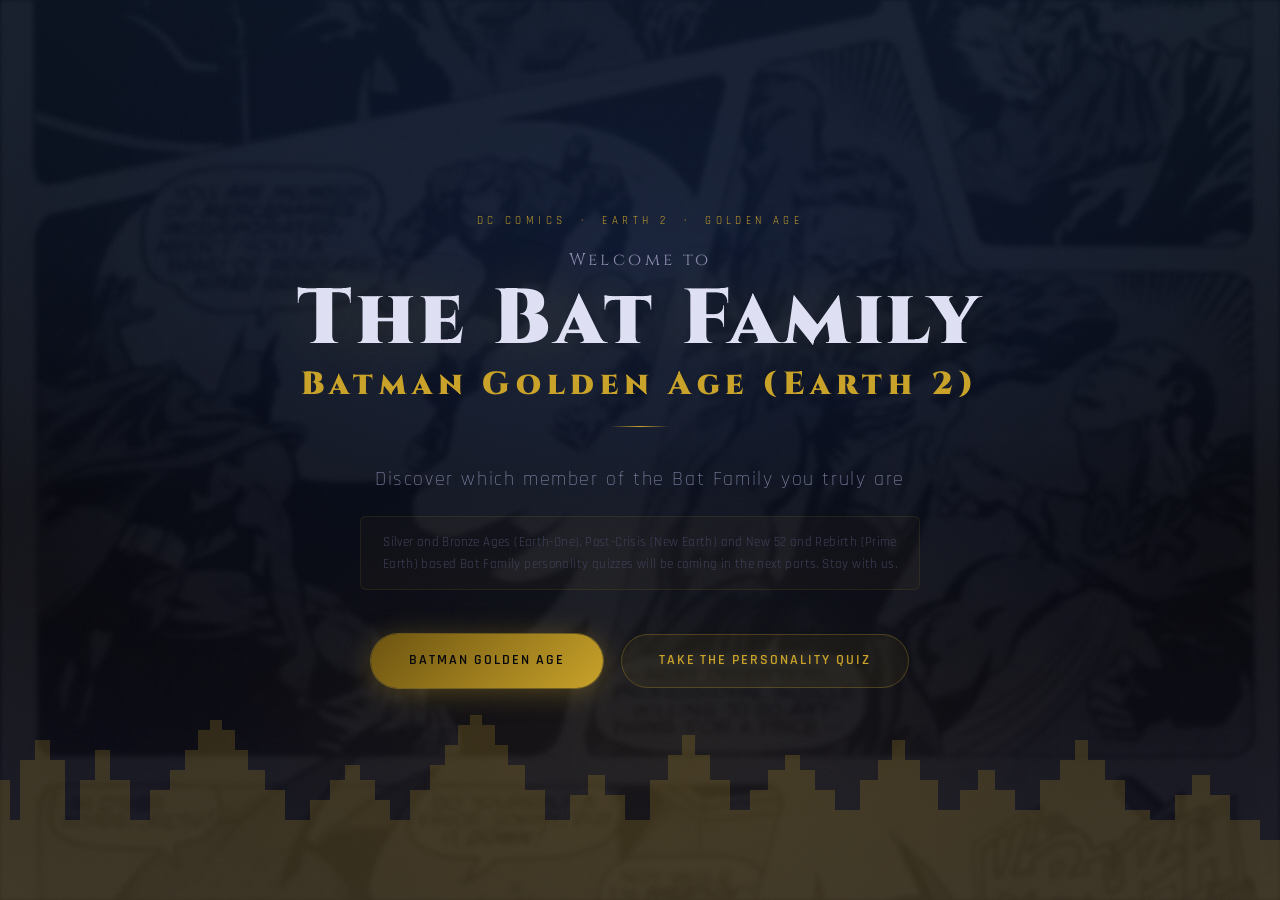
<file: index.html>
<!DOCTYPE html>
<html lang="en">
<head>
  <meta charset="UTF-8">
  <meta name="viewport" content="width=device-width, initial-scale=1.0">
  <title>The Bat Family – Batman Golden Age (Earth 2)</title>
  <link rel="preconnect" href="https://fonts.googleapis.com">
  <link rel="preconnect" href="https://fonts.gstatic.com" crossorigin>
  <link rel="stylesheet" href="style.css">
  <style>
    /* Index-only styles */
    body { overflow: hidden; }
    @media (max-width: 768px) { body { overflow: auto; } }
  </style>
</head>
<body class="page-load">

  <!-- ATMOSPHERIC BACKGROUND -->
  <div class="hero-bg"></div>
  <div class="hero-image-strip"></div>
  <div class="hero-skyline"></div>

  <!-- FLOATING BATS -->
  <div class="bats-container" aria-hidden="true">
    <div class="bat" style="width:18px"><svg viewBox="0 0 100 50" xmlns="http://www.w3.org/2000/svg"><path d="M50,18 C44,8 34,4 25,7 C16,10 8,5 3,11 C9,16 16,14 19,18 C14,24 7,24 3,29 C11,27 18,25 22,29 C24,35 27,37 33,34 C36,38 41,40 50,38 C59,40 64,38 67,34 C73,37 76,35 78,29 C82,25 89,27 97,29 C93,24 86,24 81,18 C84,14 91,16 97,11 C92,5 84,10 75,7 C66,4 56,8 50,18Z"/></svg></div>
    <div class="bat" style="width:12px"><svg viewBox="0 0 100 50" xmlns="http://www.w3.org/2000/svg"><path d="M50,18 C44,8 34,4 25,7 C16,10 8,5 3,11 C9,16 16,14 19,18 C14,24 7,24 3,29 C11,27 18,25 22,29 C24,35 27,37 33,34 C36,38 41,40 50,38 C59,40 64,38 67,34 C73,37 76,35 78,29 C82,25 89,27 97,29 C93,24 86,24 81,18 C84,14 91,16 97,11 C92,5 84,10 75,7 C66,4 56,8 50,18Z"/></svg></div>
    <div class="bat" style="width:22px"><svg viewBox="0 0 100 50" xmlns="http://www.w3.org/2000/svg"><path d="M50,18 C44,8 34,4 25,7 C16,10 8,5 3,11 C9,16 16,14 19,18 C14,24 7,24 3,29 C11,27 18,25 22,29 C24,35 27,37 33,34 C36,38 41,40 50,38 C59,40 64,38 67,34 C73,37 76,35 78,29 C82,25 89,27 97,29 C93,24 86,24 81,18 C84,14 91,16 97,11 C92,5 84,10 75,7 C66,4 56,8 50,18Z"/></svg></div>
    <div class="bat" style="width:14px"><svg viewBox="0 0 100 50" xmlns="http://www.w3.org/2000/svg"><path d="M50,18 C44,8 34,4 25,7 C16,10 8,5 3,11 C9,16 16,14 19,18 C14,24 7,24 3,29 C11,27 18,25 22,29 C24,35 27,37 33,34 C36,38 41,40 50,38 C59,40 64,38 67,34 C73,37 76,35 78,29 C82,25 89,27 97,29 C93,24 86,24 81,18 C84,14 91,16 97,11 C92,5 84,10 75,7 C66,4 56,8 50,18Z"/></svg></div>
    <div class="bat" style="width:20px"><svg viewBox="0 0 100 50" xmlns="http://www.w3.org/2000/svg"><path d="M50,18 C44,8 34,4 25,7 C16,10 8,5 3,11 C9,16 16,14 19,18 C14,24 7,24 3,29 C11,27 18,25 22,29 C24,35 27,37 33,34 C36,38 41,40 50,38 C59,40 64,38 67,34 C73,37 76,35 78,29 C82,25 89,27 97,29 C93,24 86,24 81,18 C84,14 91,16 97,11 C92,5 84,10 75,7 C66,4 56,8 50,18Z"/></svg></div>
    <div class="bat" style="width:10px"><svg viewBox="0 0 100 50" xmlns="http://www.w3.org/2000/svg"><path d="M50,18 C44,8 34,4 25,7 C16,10 8,5 3,11 C9,16 16,14 19,18 C14,24 7,24 3,29 C11,27 18,25 22,29 C24,35 27,37 33,34 C36,38 41,40 50,38 C59,40 64,38 67,34 C73,37 76,35 78,29 C82,25 89,27 97,29 C93,24 86,24 81,18 C84,14 91,16 97,11 C92,5 84,10 75,7 C66,4 56,8 50,18Z"/></svg></div>
    <div class="bat" style="width:16px"><svg viewBox="0 0 100 50" xmlns="http://www.w3.org/2000/svg"><path d="M50,18 C44,8 34,4 25,7 C16,10 8,5 3,11 C9,16 16,14 19,18 C14,24 7,24 3,29 C11,27 18,25 22,29 C24,35 27,37 33,34 C36,38 41,40 50,38 C59,40 64,38 67,34 C73,37 76,35 78,29 C82,25 89,27 97,29 C93,24 86,24 81,18 C84,14 91,16 97,11 C92,5 84,10 75,7 C66,4 56,8 50,18Z"/></svg></div>
    <div class="bat" style="width:24px"><svg viewBox="0 0 100 50" xmlns="http://www.w3.org/2000/svg"><path d="M50,18 C44,8 34,4 25,7 C16,10 8,5 3,11 C9,16 16,14 19,18 C14,24 7,24 3,29 C11,27 18,25 22,29 C24,35 27,37 33,34 C36,38 41,40 50,38 C59,40 64,38 67,34 C73,37 76,35 78,29 C82,25 89,27 97,29 C93,24 86,24 81,18 C84,14 91,16 97,11 C92,5 84,10 75,7 C66,4 56,8 50,18Z"/></svg></div>
  </div>

  <!-- HERO SECTION -->
  <section class="hero">
    <div class="hero-content">

    

      <p class="hero-eyebrow">DC Comics &nbsp;·&nbsp; Earth 2 &nbsp;·&nbsp; Golden Age</p>

      <h1 class="hero-title">
        <span class="line-sm">Welcome to</span>
        <span class="line-main">The Bat Family</span>
        <span class="line-gold">Batman Golden Age (Earth 2)</span>
      </h1>

      <div class="hero-divider"></div>

      <p class="hero-subtitle">Discover which member of the Bat Family you truly are</p>

      <p class="hero-note">
        Silver and Bronze Ages (Earth-One), Post-Crisis (New Earth) and New 52 and Rebirth (Prime Earth)
        based Bat Family personality quizzes will be coming in the next parts. Stay with us.
      </p>

      <div class="btn-group">
        <a href="golden-age.html" class="btn btn-primary">
          Batman Golden Age
        </a>
        <a href="quiz.html" class="btn btn-secondary">
          Take the Personality Quiz
        </a>
      </div>

    </div>
  </section>

  <script src="script.js"></script>
</body>
</html>
</file>
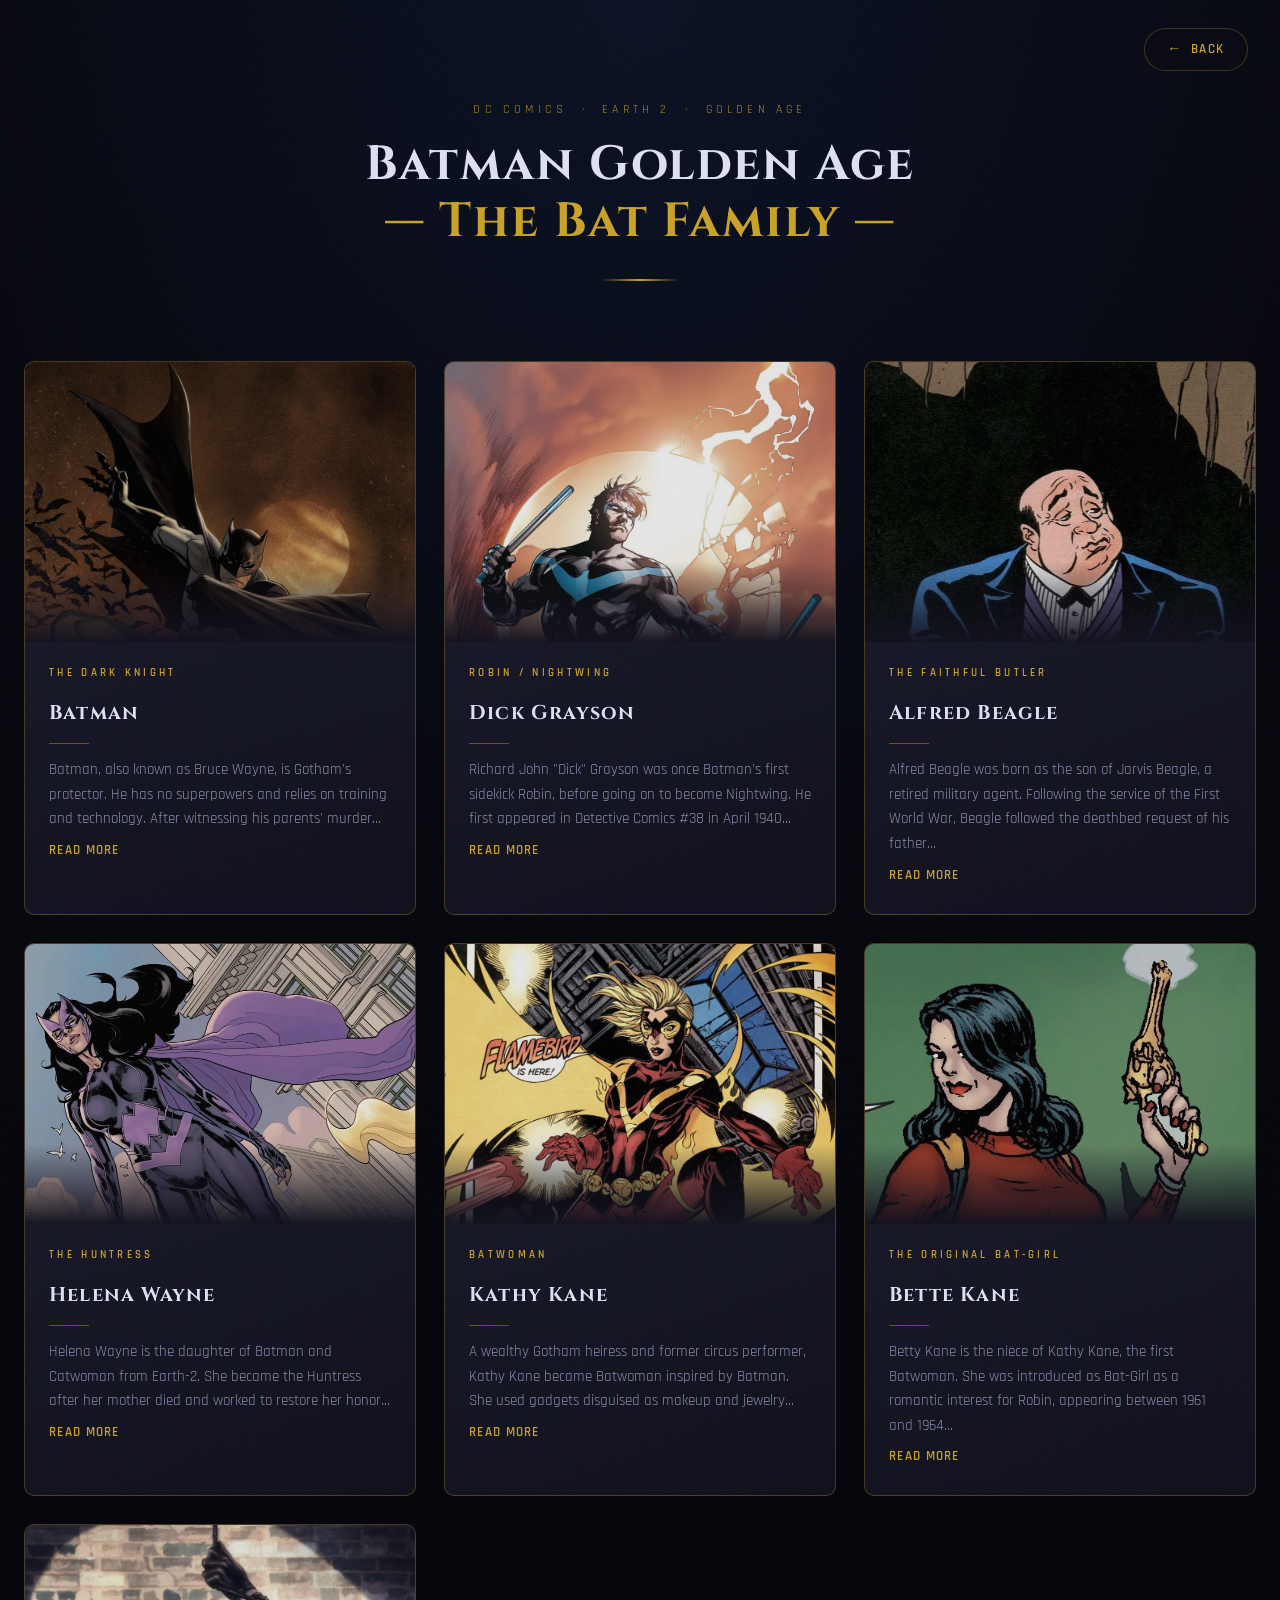
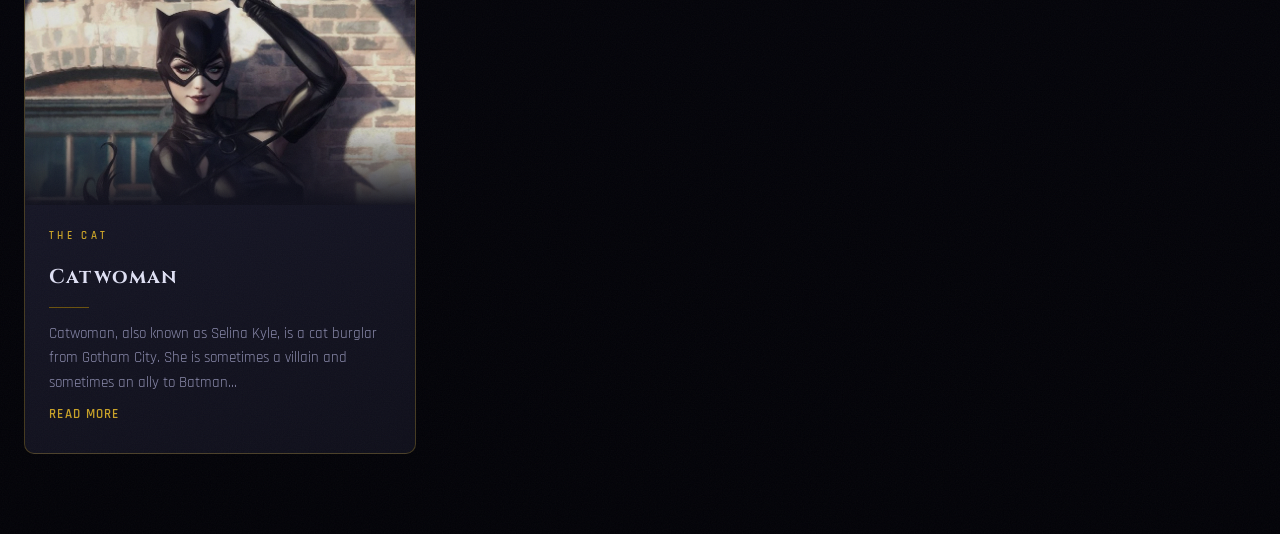
<file: golden-age.html>
<!DOCTYPE html>
<html lang="en">
<head>
  <meta charset="UTF-8">
  <meta name="viewport" content="width=device-width, initial-scale=1.0">
  <title>Batman Golden Age – The Bat Family</title>
  <link rel="preconnect" href="https://fonts.googleapis.com">
  <link rel="preconnect" href="https://fonts.gstatic.com" crossorigin>
  <link rel="stylesheet" href="style.css">
</head>
<body class="section-bg page-load">

  <a href="index.html" class="back-btn" aria-label="Back to home">Back</a>

  <!-- PAGE HEADER -->
  <header class="page-header">
    <p class="eyebrow">DC Comics &nbsp;·&nbsp; Earth 2 &nbsp;·&nbsp; Golden Age</p>
    <h1>Batman Golden Age<span>— The Bat Family —</span></h1>
    <div class="divider"></div>
  </header>

  <!-- CHARACTER GRID -->
  <section class="characters-section">
    <div class="cards-grid">

      <!-- BATMAN -->
      <article class="char-card">
        <div class="card-img-wrap">
          <img src="images/picture8.webp" alt="Batman – Bruce Wayne" loading="lazy">
        </div>
        <div class="card-body">
          <div class="card-role">The Dark Knight</div>
          <h2 class="card-name">Batman</h2>
          <div class="card-separator"></div>
          <p class="card-desc">
            <span class="card-desc-short">Batman, also known as Bruce Wayne, is Gotham's protector. He has no superpowers and relies on training and technology. After witnessing his parents' murder...</span>
            <span class="card-desc-full">Batman, also known as Bruce Wayne, is Gotham's protector. He has no superpowers and relies on training and technology. After witnessing his parents' murder, he dedicated his life to fighting crime. He is one of the most iconic superheroes ever created, and has led teams like the Justice League and the Bat Family. His greatest weapon is his mind, and his greatest burden is the vow he can never put down.</span>
          </p>
          <button class="read-more-btn" aria-label="Read more about Batman">Read More</button>
        </div>
      </article>

      <!-- DICK GRAYSON -->
      <article class="char-card">
        <div class="card-img-wrap">
          <img src="images/picture3.webp" alt="Dick Grayson – Nightwing" loading="lazy">
        </div>
        <div class="card-body">
          <div class="card-role">Robin / Nightwing</div>
          <h2 class="card-name">Dick Grayson</h2>
          <div class="card-separator"></div>
          <p class="card-desc">
            <span class="card-desc-short">Richard John "Dick" Grayson was once Batman's first sidekick Robin, before going on to become Nightwing. He first appeared in Detective Comics #38 in April 1940...</span>
            <span class="card-desc-full">Richard John "Dick" Grayson was once Batman's first sidekick Robin, before going on to become Nightwing. Once he took up the mantle of Batman when Bruce was thought to be dead, but became Nightwing once again after the events of Flashpoint. He first appeared in Detective Comics #38 in April 1940. He was the youngest in a family of acrobats known as the Flying Graysons. After his parents were killed by a mafia boss named Tony Zucco, Bruce Wayne took him in and trained him as Robin. As he grew older, he became Nightwing and led teams like the Teen Titans and Outsiders.</span>
          </p>
          <button class="read-more-btn" aria-label="Read more about Dick Grayson">Read More</button>
        </div>
      </article>

      <!-- ALFRED BEAGLE -->
      <article class="char-card">
        <div class="card-img-wrap">
          <img src="images/picture2.webp" alt="Alfred Beagle" loading="lazy">
        </div>
        <div class="card-body">
          <div class="card-role">The Faithful Butler</div>
          <h2 class="card-name">Alfred Beagle</h2>
          <div class="card-separator"></div>
          <p class="card-desc">
            <span class="card-desc-short">Alfred Beagle was born as the son of Jarvis Beagle, a retired military agent. Following the service of the First World War, Beagle followed the deathbed request of his father...</span>
            <span class="card-desc-full">Alfred Beagle was born as the son of Jarvis Beagle, a retired military agent who had proved to be less than apt as his father though a competent military officer. Following the service of the First World War, Beagle followed the deathbed request of his father who used to be a butler for the Wayne family. Alfred sought out Wayne to fulfill his father's last request and upon arriving to Gotham City, Alfred introduced himself to Bruce Wayne and Dick Grayson at Wayne Manor and insisted on becoming their butler.</span>
          </p>
          <button class="read-more-btn" aria-label="Read more about Alfred Beagle">Read More</button>
        </div>
      </article>

      <!-- HELENA WAYNE -->
      <article class="char-card">
        <div class="card-img-wrap">
          <img src="images/picture5.webp" alt="Helena Wayne – The Huntress" loading="lazy">
        </div>
        <div class="card-body">
          <div class="card-role">The Huntress</div>
          <h2 class="card-name">Helena Wayne</h2>
          <div class="card-separator"></div>
          <p class="card-desc">
            <span class="card-desc-short">Helena Wayne is the daughter of Batman and Catwoman from Earth-2. She became the Huntress after her mother died and worked to restore her honor...</span>
            <span class="card-desc-full">Helena Wayne is the daughter of Batman and Catwoman from Earth-2. She became the Huntress after her mother died and worked to restore her honor. She later joined forces with Dick Grayson and became part of the Justice Society. She died during the Crisis on Infinite Earths, a sacrifice that echoed the legacy of both her parents. Fierce, principled, and deeply loyal, she carried two extraordinary legacies with a grace entirely her own.</span>
          </p>
          <button class="read-more-btn" aria-label="Read more about Helena Wayne">Read More</button>
        </div>
      </article>

      <!-- KATHY KANE -->
      <article class="char-card">
        <div class="card-img-wrap">
          <img src="images/picture4.webp" alt="Kathy Kane – Batwoman" loading="lazy">
        </div>
        <div class="card-body">
          <div class="card-role">Batwoman</div>
          <h2 class="card-name">Kathy Kane</h2>
          <div class="card-separator"></div>
          <p class="card-desc">
            <span class="card-desc-short">A wealthy Gotham heiress and former circus performer, Kathy Kane became Batwoman inspired by Batman. She used gadgets disguised as makeup and jewelry...</span>
            <span class="card-desc-full">A wealthy Gotham heiress and former circus performer, Kathy Kane became Batwoman inspired by Batman. She used gadgets disguised as makeup and jewelry, turning glamour into weaponry with inventive flair. She had romantic feelings for Batman but eventually retired from crime-fighting. Later, she was killed by the League of Assassins — a reminder that the life she chose was never without its costs.</span>
          </p>
          <button class="read-more-btn" aria-label="Read more about Kathy Kane">Read More</button>
        </div>
      </article>

      <!-- BETTE KANE -->
      <article class="char-card">
        <div class="card-img-wrap">
          <img src="images/picture6.webp" alt="Bette Kane – Bat-Girl" loading="lazy">
        </div>
        <div class="card-body">
          <div class="card-role">The Original Bat-Girl</div>
          <h2 class="card-name">Bette Kane</h2>
          <div class="card-separator"></div>
          <p class="card-desc">
            <span class="card-desc-short">Betty Kane is the niece of Kathy Kane, the first Batwoman. She was introduced as Bat-Girl as a romantic interest for Robin, appearing between 1961 and 1964...</span>
            <span class="card-desc-full">Betty Kane is the niece of Kathy Kane, the first Batwoman. She was introduced as Bat-Girl as a romantic interest for Robin. She appeared between 1961 and 1964 but was later removed as editors felt such characters were too distracting. She was later reintroduced and became associated with the Teen Titans, growing beyond her original role into a heroine of her own making — energetic, determined, and impossible to dismiss.</span>
          </p>
          <button class="read-more-btn" aria-label="Read more about Bette Kane">Read More</button>
        </div>
      </article>

      <!-- CATWOMAN -->
      <article class="char-card">
        <div class="card-img-wrap">
          <img src="images/picture7.webp" alt="Catwoman – Selina Kyle" loading="lazy">
        </div>
        <div class="card-body">
          <div class="card-role">The Cat</div>
          <h2 class="card-name">Catwoman</h2>
          <div class="card-separator"></div>
          <p class="card-desc">
            <span class="card-desc-short">Catwoman, also known as Selina Kyle, is a cat burglar from Gotham City. She is sometimes a villain and sometimes an ally to Batman...</span>
            <span class="card-desc-full">Catwoman, also known as Selina Kyle, is a cat burglar from Gotham City. She is sometimes a villain and sometimes an ally to Batman, navigating both roles with a fluidity that makes her impossible to fully categorize. She has been one of Batman's most enduring and complex love interests, appearing across decades of comics and film. Selina operates on her own moral code — one that only she truly understands.</span>
          </p>
          <button class="read-more-btn" aria-label="Read more about Catwoman">Read More</button>
        </div>
      </article>

    </div><!-- /.cards-grid -->
  </section>

  <script src="script.js"></script>
</body>
</html>
</file>
<file: style.css>
@import url('https://fonts.googleapis.com/css2?family=Cinzel:wght@400;600;700;900&family=Rajdhani:wght@300;400;500;600;700&display=swap');

*, *::before, *::after { box-sizing: border-box; margin: 0; padding: 0; }

:root {
  --black:       #030308;
  --deep:        #07070f;
  --dark:        #0d0d1a;
  --mid:         #141422;
  --surface:     #1a1a2c;
  --lift:        #20203a;
  --gold:        #c9a227;
  --gold-bright: #e2bb45;
  --gold-dim:    #6b520e;
  --gold-glow:   rgba(201,162,39,0.22);
  --gold-border: rgba(201,162,39,0.28);
  --blue-deep:   #08111e;
  --blue-mid:    #0d1f38;
  --text:        #dfe0f4;
  --text-dim:    #8a8aac;
  --text-muted:  #3e3e58;
  --f-display:   'Cinzel', serif;
  --f-body:      'Rajdhani', sans-serif;
  --ease:        cubic-bezier(0.4, 0, 0.2, 1);
  --r:           10px;
}

html { scroll-behavior: smooth; }

body {
  background: var(--black);
  color: var(--text);
  font-family: var(--f-body);
  font-size: 17px;
  line-height: 1.65;
  min-height: 100vh;
  overflow-x: hidden;
}

/*NOISE GRAIN*/
body::after {
  content: '';
  position: fixed;
  inset: 0;
  background-image: url("data:image/svg+xml,%3Csvg xmlns='http://www.w3.org/2000/svg' width='300' height='300'%3E%3Cfilter id='n'%3E%3CfeTurbulence type='fractalNoise' baseFrequency='0.85' numOctaves='4' stitchTiles='stitch'/%3E%3C/filter%3E%3Crect width='300' height='300' filter='url(%23n)' opacity='1'/%3E%3C/svg%3E");
  opacity: 0.035;
  pointer-events: none;
  z-index: 9999;
}

/*ANIMATIONS*/
@keyframes fadeUp {
  from { opacity: 0; transform: translateY(28px); }
  to   { opacity: 1; transform: translateY(0); }
}
@keyframes fadeIn {
  from { opacity: 0; }
  to   { opacity: 1; }
}
@keyframes batFloat {
  0%   { transform: translateY(0) translateX(0) rotate(0deg); opacity: 0; }
  10%  { opacity: 0.15; }
  90%  { opacity: 0.08; }
  100% { transform: translateY(-110vh) translateX(30px) rotate(15deg); opacity: 0; }
}
@keyframes shimmer {
  0%   { left: -120%; }
  100% { left: 200%; }
}
@keyframes glowPulse {
  0%, 100% { box-shadow: 0 0 18px var(--gold-glow), inset 0 0 0 1px var(--gold-border); }
  50%       { box-shadow: 0 0 36px rgba(201,162,39,0.45), inset 0 0 0 1px rgba(201,162,39,0.5); }
}
@keyframes borderGlow {
  0%, 100% { border-color: rgba(201,162,39,0.3); }
  50%       { border-color: rgba(201,162,39,0.7); }
}
@keyframes pageIn {
  from { opacity: 0; transform: translateY(10px); }
  to   { opacity: 1; transform: translateY(0); }
}

.page-load { animation: pageIn 0.55s var(--ease) both; }

/*BACK BUTTON*/
.back-btn {
  position: fixed;
  top: 28px;
  right: 32px;
  z-index: 500;
  display: inline-flex;
  align-items: center;
  gap: 8px;
  padding: 9px 22px;
  font-family: var(--f-body);
  font-size: 13px;
  font-weight: 600;
  letter-spacing: 0.12em;
  text-transform: uppercase;
  text-decoration: none;
  color: var(--gold);
  border: 1px solid var(--gold-border);
  border-radius: 40px;
  background: rgba(10,10,20,0.7);
  backdrop-filter: blur(10px);
  transition: all 0.3s var(--ease);
}
.back-btn::before { content: '←'; font-size: 14px; }
.back-btn:hover {
  background: rgba(201,162,39,0.12);
  border-color: var(--gold);
  box-shadow: 0 0 20px var(--gold-glow);
  transform: translateX(-3px);
}

/*PAGE HEADERS*/
.page-header {
  text-align: center;
  padding: 100px 20px 60px;
  position: relative;
}
.page-header .eyebrow {
  font-family: var(--f-body);
  font-size: 12px;
  letter-spacing: 0.35em;
  text-transform: uppercase;
  color: var(--gold);
  margin-bottom: 16px;
  opacity: 0.85;
}
.page-header h1 {
  font-family: var(--f-display);
  font-size: clamp(26px, 5vw, 48px);
  font-weight: 700;
  color: var(--text);
  line-height: 1.2;
  letter-spacing: 0.04em;
}
.page-header h1 span {
  color: var(--gold);
  display: block;
}
.page-header .divider {
  width: 80px;
  height: 2px;
  background: linear-gradient(90deg, transparent, var(--gold), transparent);
  margin: 28px auto 0;
}

/*SECTION BACKGROUND*/
.section-bg {
  background:
    radial-gradient(ellipse 80% 60% at 50% 0%, rgba(13,27,56,0.5) 0%, transparent 70%),
    linear-gradient(180deg, var(--deep) 0%, var(--black) 100%);
  min-height: 100vh;
}

/*INDEX PAGE – HERO*/
.hero {
  position: relative;
  min-height: 100vh;
  display: flex;
  align-items: center;
  justify-content: center;
  overflow: hidden;
  padding: 40px 24px;
}

/*Atmospheric background*/
.hero-bg {
  position: absolute;
  inset: 0;
  background:
    radial-gradient(ellipse 100% 80% at 50% 30%, rgba(13,27,60,0.7) 0%, transparent 65%),
    radial-gradient(ellipse 60% 50% at 50% 80%, rgba(201,162,39,0.07) 0%, transparent 60%),
    linear-gradient(180deg, var(--blue-deep) 0%, var(--black) 55%, var(--dark) 100%);
  z-index: 0;
}

/*Gotham skyline silhouette*/
.hero-skyline {
  position: absolute;
  bottom: 0;
  left: 0;
  right: 0;
  height: 220px;
  z-index: 1;
  opacity: 0.2;
  background:
    url("data:image/svg+xml,%3Csvg xmlns='http://www.w3.org/2000/svg' viewBox='0 0 1440 220' preserveAspectRatio='xMidYMax slice'%3E%3Cpath fill='%23c9a227' d='M0,220 L0,160 L30,160 L30,140 L50,140 L50,120 L70,120 L70,100 L90,100 L90,140 L100,140 L100,80 L115,80 L115,60 L130,60 L130,80 L145,80 L145,140 L160,140 L160,100 L175,100 L175,70 L190,70 L190,100 L210,100 L210,140 L230,140 L230,110 L250,110 L250,90 L265,90 L265,70 L278,70 L278,50 L290,50 L290,40 L302,40 L302,50 L315,50 L315,70 L328,70 L328,90 L345,90 L345,110 L365,110 L365,140 L390,140 L390,120 L410,120 L410,100 L425,100 L425,85 L440,85 L440,100 L455,100 L455,120 L470,120 L470,140 L490,140 L490,110 L510,110 L510,85 L525,85 L525,65 L538,65 L538,45 L550,45 L550,35 L562,35 L562,45 L575,45 L575,65 L588,65 L588,85 L605,85 L605,110 L625,110 L625,140 L650,140 L650,115 L668,115 L668,95 L685,95 L685,115 L705,115 L705,140 L730,140 L730,100 L748,100 L748,75 L762,75 L762,55 L775,55 L775,75 L790,75 L790,100 L810,100 L810,130 L830,130 L830,110 L848,110 L848,90 L865,90 L865,75 L880,75 L880,90 L895,90 L895,110 L915,110 L915,130 L940,130 L940,100 L958,100 L958,80 L972,80 L972,60 L985,60 L985,80 L1000,80 L1000,100 L1018,100 L1018,130 L1040,130 L1040,110 L1058,110 L1058,90 L1075,90 L1075,110 L1095,110 L1095,130 L1120,130 L1120,100 L1140,100 L1140,80 L1155,80 L1155,60 L1168,60 L1168,80 L1185,80 L1185,100 L1205,100 L1205,130 L1230,130 L1230,140 L1255,140 L1255,115 L1272,115 L1272,95 L1290,95 L1290,115 L1310,115 L1310,140 L1340,140 L1340,160 L1370,160 L1370,140 L1390,140 L1390,160 L1440,160 L1440,220 Z'/%3E%3C/svg%3E") bottom center / cover no-repeat;
}

/*Floating bats*/
.bats-container {
  position: absolute;
  inset: 0;
  z-index: 2;
  overflow: hidden;
  pointer-events: none;
}
.bat {
  position: absolute;
  bottom: -40px;
  color: rgba(201,162,39,0.3);
  animation: batFloat linear infinite;
  transform-origin: center;
}
.bat svg { width: 100%; height: 100%; fill: currentColor; }

.bat:nth-child(1)  { left: 8%;   width: 18px; animation-duration: 14s; animation-delay: 0s; }
.bat:nth-child(2)  { left: 18%;  width: 12px; animation-duration: 18s; animation-delay: 3s; }
.bat:nth-child(3)  { left: 32%;  width: 22px; animation-duration: 12s; animation-delay: 7s; }
.bat:nth-child(4)  { left: 47%;  width: 14px; animation-duration: 20s; animation-delay: 1s; }
.bat:nth-child(5)  { left: 58%;  width: 20px; animation-duration: 15s; animation-delay: 5s; }
.bat:nth-child(6)  { left: 70%;  width: 10px; animation-duration: 22s; animation-delay: 9s; }
.bat:nth-child(7)  { left: 82%;  width: 16px; animation-duration: 17s; animation-delay: 2s; }
.bat:nth-child(8)  { left: 91%;  width: 24px; animation-duration: 13s; animation-delay: 6s; }

/*Hero image strip*/
.hero-image-strip {
  position: absolute;
  inset: 0;
  z-index: 1;
  background: url('images/picture1.webp') center / cover no-repeat;
  opacity: 0.06;
  filter: blur(2px) grayscale(1);
}

/*Hero content*/
.hero-content {
  position: relative;
  z-index: 10;
  text-align: center;
  max-width: 800px;
  animation: fadeUp 0.9s var(--ease) 0.2s both;
}

.hero-eyebrow {
  font-family: var(--f-body);
  font-size: 11px;
  letter-spacing: 0.4em;
  text-transform: uppercase;
  color: var(--gold);
  margin-bottom: 20px;
  opacity: 0;
  animation: fadeUp 0.8s var(--ease) 0.5s both;
}

.hero-title {
  font-family: var(--f-display);
  font-weight: 900;
  line-height: 1.1;
  margin-bottom: 24px;
  opacity: 0;
  animation: fadeUp 0.9s var(--ease) 0.65s both;
}
.hero-title .line-sm {
  font-size: clamp(13px, 2vw, 17px);
  font-weight: 400;
  letter-spacing: 0.2em;
  color: var(--text-dim);
  display: block;
  margin-bottom: 8px;
}
.hero-title .line-main {
  font-size: clamp(32px, 7vw, 78px);
  color: var(--text);
  letter-spacing: 0.06em;
  display: block;
  text-shadow: 0 0 60px rgba(201,162,39,0.2);
}
.hero-title .line-gold {
  font-size: clamp(18px, 3.5vw, 32px);
  color: var(--gold);
  letter-spacing: 0.18em;
  display: block;
  margin-top: 4px;
}

.hero-subtitle {
  font-size: clamp(16px, 2.5vw, 20px);
  color: var(--text-dim);
  letter-spacing: 0.08em;
  font-weight: 300;
  margin-bottom: 20px;
  opacity: 0;
  animation: fadeUp 0.8s var(--ease) 0.8s both;
}

.hero-note {
  font-size: 13px;
  color: var(--text-muted);
  max-width: 560px;
  margin: 0 auto 44px;
  line-height: 1.7;
  letter-spacing: 0.03em;
  border: 1px solid rgba(201,162,39,0.1);
  border-radius: 6px;
  padding: 14px 20px;
  background: rgba(201,162,39,0.03);
  opacity: 0;
  animation: fadeUp 0.8s var(--ease) 0.95s both;
}

.hero-divider {
  width: 60px;
  height: 1px;
  background: linear-gradient(90deg, transparent, var(--gold), transparent);
  margin: 0 auto 36px;
  opacity: 0;
  animation: fadeIn 0.8s var(--ease) 0.75s both;
}

/*BUTTONS*/
.btn-group {
  display: flex;
  flex-wrap: wrap;
  gap: 18px;
  justify-content: center;
  opacity: 0;
  animation: fadeUp 0.8s var(--ease) 1.1s both;
}

.btn {
  position: relative;
  display: inline-flex;
  align-items: center;
  justify-content: center;
  gap: 10px;
  padding: 15px 38px;
  border-radius: 50px;
  font-family: var(--f-body);
  font-size: 14px;
  font-weight: 600;
  letter-spacing: 0.14em;
  text-transform: uppercase;
  text-decoration: none;
  cursor: pointer;
  overflow: hidden;
  transition: all 0.35s var(--ease);
  border: none;
  outline: none;
}
.btn::after {
  content: '';
  position: absolute;
  top: 0;
  left: -120%;
  width: 80%;
  height: 100%;
  background: linear-gradient(90deg, transparent, rgba(255,255,255,0.12), transparent);
  transform: skewX(-20deg);
  transition: none;
}
.btn:hover::after { animation: shimmer 0.6s var(--ease); }

.btn-primary {
  background: linear-gradient(135deg, var(--gold-dim), var(--gold));
  color: var(--black);
  box-shadow: 0 4px 28px rgba(201,162,39,0.35), 0 0 0 1px rgba(201,162,39,0.4);
}
.btn-primary:hover {
  background: linear-gradient(135deg, var(--gold), var(--gold-bright));
  box-shadow: 0 6px 40px rgba(201,162,39,0.55), 0 0 0 1px var(--gold);
  transform: translateY(-2px);
}

.btn-secondary {
  background: rgba(201,162,39,0.06);
  color: var(--gold);
  box-shadow: inset 0 0 0 1px var(--gold-border);
}
.btn-secondary:hover {
  background: rgba(201,162,39,0.14);
  box-shadow: inset 0 0 0 1px rgba(201,162,39,0.6), 0 0 28px rgba(201,162,39,0.2);
  transform: translateY(-2px);
}

/*GOLDEN AGE PAGE – CHARACTERS*/
.characters-section {
  padding: 20px 24px 80px;
  max-width: 1300px;
  margin: 0 auto;
}

.cards-grid {
  display: grid;
  grid-template-columns: repeat(auto-fill, minmax(310px, 1fr));
  gap: 28px;
}

.char-card {
  background: linear-gradient(160deg, rgba(30,30,50,0.9) 0%, rgba(16,16,28,0.95) 100%);
  border: 1px solid var(--gold-border);
  border-radius: var(--r);
  overflow: hidden;
  transition: transform 0.35s var(--ease), box-shadow 0.35s var(--ease), border-color 0.35s var(--ease);
  position: relative;
  opacity: 0;
  animation: fadeUp 0.7s var(--ease) both;
}
.char-card:nth-child(1) { animation-delay: 0.05s; }
.char-card:nth-child(2) { animation-delay: 0.12s; }
.char-card:nth-child(3) { animation-delay: 0.19s; }
.char-card:nth-child(4) { animation-delay: 0.26s; }
.char-card:nth-child(5) { animation-delay: 0.33s; }
.char-card:nth-child(6) { animation-delay: 0.40s; }
.char-card:nth-child(7) { animation-delay: 0.47s; }

.char-card::before {
  content: '';
  position: absolute;
  inset: 0;
  background: linear-gradient(135deg, rgba(201,162,39,0.05) 0%, transparent 60%);
  pointer-events: none;
  z-index: 1;
  opacity: 0;
  transition: opacity 0.3s;
}
.char-card:hover { 
  transform: translateY(-6px);
  border-color: rgba(201,162,39,0.55);
  box-shadow: 0 12px 40px rgba(0,0,0,0.6), 0 0 30px rgba(201,162,39,0.12);
}
.char-card:hover::before { opacity: 1; }

.card-img-wrap {
  position: relative;
  height: 280px;
  overflow: hidden;
  background: var(--mid);
}
.card-img-wrap::after {
  content: '';
  position: absolute;
  bottom: 0;
  left: 0;
  right: 0;
  height: 80px;
  background: linear-gradient(to top, rgba(16,16,28,0.98), transparent);
}
.card-img-wrap img {
  width: 100%;
  height: 100%;
  object-fit: cover;
  object-position: top center;
  transition: transform 0.5s var(--ease), filter 0.5s var(--ease);
  filter: saturate(0.85) brightness(0.9);
}
.char-card:hover .card-img-wrap img {
  transform: scale(1.06);
  filter: saturate(1) brightness(1);
}

.card-body {
  padding: 22px 24px 26px;
  position: relative;
  z-index: 2;
}

.card-name {
  font-family: var(--f-display);
  font-size: 20px;
  font-weight: 700;
  color: var(--text);
  letter-spacing: 0.06em;
  margin-bottom: 6px;
}
.card-role {
  font-size: 11px;
  letter-spacing: 0.3em;
  text-transform: uppercase;
  color: var(--gold);
  margin-bottom: 14px;
  font-weight: 600;
}
.card-desc {
  font-size: 14.5px;
  color: var(--text-dim);
  line-height: 1.7;
}
.card-desc-short { display: block; }
.card-desc-full  { display: none; }
.card-desc-full.visible  { display: block; }

.read-more-btn {
  display: inline-block;
  margin-top: 10px;
  padding: 0;
  background: none;
  border: none;
  color: var(--gold);
  font-family: var(--f-body);
  font-size: 13px;
  font-weight: 600;
  letter-spacing: 0.1em;
  text-transform: uppercase;
  cursor: pointer;
  transition: color 0.2s, text-shadow 0.2s;
}
.read-more-btn:hover {
  color: var(--gold-bright);
  text-shadow: 0 0 12px rgba(201,162,39,0.5);
}

.card-separator {
  width: 40px;
  height: 1px;
  background: var(--gold-dim);
  margin: 14px 0;
  transition: width 0.4s var(--ease);
}
.char-card:hover .card-separator { width: 70px; }

/*QUIZ PAGE*/
.quiz-container {
  max-width: 760px;
  margin: 0 auto;
  padding: 20px 24px 80px;
}

.quiz-progress-wrap {
  margin-bottom: 36px;
}
.quiz-progress-label {
  display: flex;
  justify-content: space-between;
  align-items: center;
  margin-bottom: 10px;
  font-size: 12px;
  letter-spacing: 0.2em;
  text-transform: uppercase;
  color: var(--text-muted);
}
.quiz-progress-label .current { color: var(--gold); font-weight: 600; }
.quiz-progress-bar {
  height: 3px;
  background: rgba(255,255,255,0.06);
  border-radius: 10px;
  overflow: hidden;
}
.quiz-progress-fill {
  height: 100%;
  background: linear-gradient(90deg, var(--gold-dim), var(--gold));
  border-radius: 10px;
  transition: width 0.5s var(--ease);
  box-shadow: 0 0 10px rgba(201,162,39,0.5);
}

.question-card {
  background: linear-gradient(160deg, rgba(26,26,44,0.95) 0%, rgba(14,14,24,0.98) 100%);
  border: 1px solid var(--gold-border);
  border-radius: 14px;
  padding: 40px 44px;
  margin-bottom: 24px;
  position: relative;
  overflow: hidden;
  animation: fadeUp 0.45s var(--ease) both;
}
.question-card::before {
  content: '';
  position: absolute;
  top: -1px;
  left: 0;
  right: 0;
  height: 2px;
  background: linear-gradient(90deg, transparent, var(--gold), transparent);
}
.question-number {
  font-size: 11px;
  letter-spacing: 0.35em;
  text-transform: uppercase;
  color: var(--gold);
  margin-bottom: 18px;
  font-weight: 600;
}
.question-text {
  font-family: var(--f-display);
  font-size: clamp(17px, 3vw, 22px);
  font-weight: 600;
  color: var(--text);
  line-height: 1.4;
  letter-spacing: 0.03em;
  margin-bottom: 32px;
}

.options-grid {
  display: flex;
  flex-direction: column;
  gap: 12px;
}

.option-btn {
  display: flex;
  align-items: flex-start;
  gap: 16px;
  padding: 16px 22px;
  background: rgba(255,255,255,0.02);
  border: 1px solid rgba(255,255,255,0.07);
  border-radius: 8px;
  color: var(--text-dim);
  font-family: var(--f-body);
  font-size: 15.5px;
  line-height: 1.5;
  cursor: pointer;
  text-align: left;
  transition: all 0.25s var(--ease);
  width: 100%;
  letter-spacing: 0.02em;
}
.option-btn:hover {
  background: rgba(201,162,39,0.07);
  border-color: rgba(201,162,39,0.4);
  color: var(--text);
  transform: translateX(4px);
}
.option-btn.selected {
  background: rgba(201,162,39,0.13);
  border-color: var(--gold);
  color: var(--text);
  box-shadow: 0 0 16px rgba(201,162,39,0.15);
}
.option-label {
  display: inline-flex;
  align-items: center;
  justify-content: center;
  min-width: 26px;
  height: 26px;
  border: 1px solid rgba(201,162,39,0.4);
  border-radius: 50%;
  font-family: var(--f-display);
  font-size: 11px;
  font-weight: 700;
  color: var(--gold);
  flex-shrink: 0;
  margin-top: 1px;
  transition: all 0.25s;
}
.option-btn.selected .option-label,
.option-btn:hover .option-label {
  background: var(--gold);
  color: var(--black);
  border-color: var(--gold);
}

.quiz-nav {
  display: flex;
  justify-content: flex-end;
  gap: 14px;
  margin-top: 8px;
}
.quiz-nav .btn {
  padding: 12px 30px;
  font-size: 13px;
}

/* Result screen */
.result-screen {
  display: none;
  animation: fadeUp 0.7s var(--ease) both;
}
.result-screen.active { display: block; }

.result-label {
  text-align: center;
  font-size: 11px;
  letter-spacing: 0.4em;
  text-transform: uppercase;
  color: var(--gold);
  margin-bottom: 12px;
  font-weight: 600;
}
.result-card {
  background: linear-gradient(160deg, rgba(28,28,50,0.98) 0%, rgba(12,12,22,1) 100%);
  border: 1px solid rgba(201,162,39,0.35);
  border-radius: 16px;
  overflow: hidden;
  max-width: 600px;
  margin: 0 auto;
  box-shadow: 0 0 60px rgba(201,162,39,0.12), 0 20px 60px rgba(0,0,0,0.6);
  animation: glowPulse 3s ease-in-out 1s infinite;
}
.result-img-wrap {
  height: 340px;
  overflow: hidden;
  position: relative;
}
.result-img-wrap::after {
  content: '';
  position: absolute;
  bottom: 0; left: 0; right: 0;
  height: 120px;
  background: linear-gradient(to top, rgba(12,12,22,1), transparent);
}
.result-img-wrap img {
  width: 100%;
  height: 100%;
  object-fit: cover;
  object-position: top;
  filter: saturate(0.9);
}
.result-body {
  padding: 32px 36px 40px;
}
.result-name {
  font-family: var(--f-display);
  font-size: clamp(26px, 5vw, 38px);
  font-weight: 900;
  color: var(--gold);
  letter-spacing: 0.06em;
  margin-bottom: 16px;
  text-shadow: 0 0 30px rgba(201,162,39,0.35);
}
.result-desc {
  font-size: 16px;
  color: var(--text-dim);
  line-height: 1.75;
  margin-bottom: 28px;
}
.result-actions {
  display: flex;
  gap: 14px;
  flex-wrap: wrap;
}

/*Quiz screen toggle*/
.quiz-screen { display: block; }
.quiz-screen.hidden { display: none; }

/*RESPONSIVE*/
@media (max-width: 768px) {
  .back-btn { top: 18px; right: 18px; padding: 8px 16px; font-size: 11px; }
  .question-card { padding: 28px 24px; }
  .result-body { padding: 24px 22px 30px; }
  .cards-grid { grid-template-columns: 1fr; }
  .hero-title .line-main { letter-spacing: 0.02em; }
}

@media (max-width: 480px) {
  .btn-group { flex-direction: column; align-items: center; }
  .btn { width: 100%; max-width: 320px; }
}
</file>
